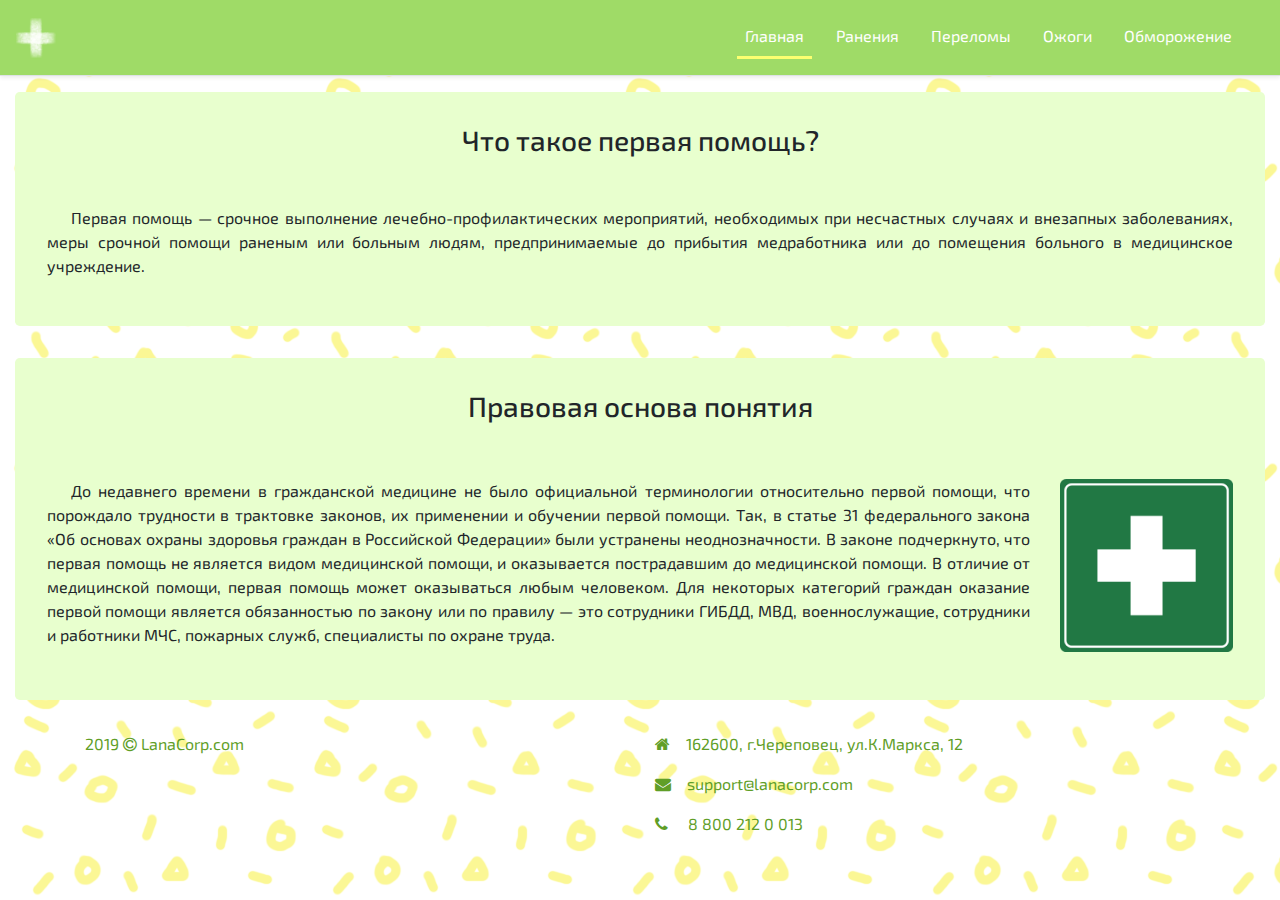
<file: index.html>
<!DOCTYPE html><html lang="ru"> <head> <meta charset="UTF-8"> <title>Первая помощь</title> <link rel="stylesheet" href="css/animate.css"> <link rel="stylesheet" href="css/bootstrap-reboot.min.css"> <link rel="stylesheet" href="css/bootstrap.min.css"> <link rel="stylesheet" href="css/style.css"> <link rel="apple-touch-icon" sizes="180x180" href="img/favicon/apple-touch-icon.png"> <link rel="icon" type="image/png" sizes="32x32" href="img/favicon/favicon-32x32.png"> <link rel="icon" type="image/png" sizes="16x16" href="img/favicon/favicon-16x16.png"> <link rel="manifest" href="img/favicon/site.webmanifest"> <link rel="mask-icon" href="img/favicon/safari-pinned-tab.svg" color="#5bbad5"> <meta name="msapplication-TileColor" content="#ffffff"> <meta name="theme-color" content="#ffffff"> <meta name="viewport" content="width=device-width, initial-scale=1, maximum-scale=1"> <meta name="description" lang="ru" content="Сайт посвященный первой помощи при ожогах, ранениях, обморожениях и переломах."> <meta name="keywords" lang="ru" content="первая помощь, помощь, ожог, ранение, обморожение, перелом"> <meta name="robots" content="all"> <meta name="Author" content="Lana"> </head> <body> <!--Блок с навигационной панелью--> <header class="sticky-top masthead mb-auto wow fadeInDown"> <!--навигационной панелью--> <nav class="navbar navbar-expand d-flex flex-column flex-md-row align-items-center p-2 px-md-3 mb-3 border-bottom shadow-sm"> <!--логотип--> <a class="navbar-brand my-0 mr-md-auto" href="index.html"><img src="img/favicon/krest.png" alt="Крест"></a> <!--блок с элементами навигации--> <div class="my-2 my-md-0 mr-md-3"> <!--список из элементов--> <ul class="navbar-nav"> <li class="nav-item p-2"> <!--ссылки на страницы--> <a class="nav-link active" href="index.html">Главная</a> </li> <li class="nav-item p-2"> <a class="nav-link" href="injured.html">Ранения</a> </li> <li class="nav-item p-2"> <a class="nav-link" href="fractures.html">Переломы</a> </li> <li class="nav-item p-2"> <a class="nav-link" href="burns.html">Ожоги</a> </li> <li class="nav-item p-2"> <a class="nav-link" href="frostbite.html">Обморожение</a> </li> </ul> </div> </nav> </header> <main class="container-fluid"> <section class="col jumbotron wow fadeInRight" data-wow-delay="0.2s" data-wow-duration="2s"> <div class="mx-auto"> <h3 class="text-center">Что такое первая помощь?</h3> <p class="text-justify mt-5 mb-3"> Первая помощь — срочное выполнение лечебно-профилактических мероприятий, необходимых при несчастных случаях и внезапных заболеваниях, меры срочной помощи раненым или больным людям, предпринимаемые до прибытия медработника или до помещения больного в медицинское учреждение. </p> </div> </section> <section class="col jumbotron wow fadeInLeft" data-wow-delay="0.4s" data-wow-duration="2s"> <div class="mx-auto"> <h3 class="text-center">Правовая основа понятия</h3> <div class="row"> <div class="col-xl-10 text-justify"> <p class="mt-5"> До недавнего времени в гражданской медицине не было официальной терминологии относительно первой помощи, что порождало трудности в трактовке законов, их применении и обучении первой помощи. Так, в статье 31 федерального закона «Об основах охраны здоровья граждан в Российской Федерации» были устранены неоднозначности. В законе подчеркнуто, что первая помощь не является видом медицинской помощи, и оказывается пострадавшим до медицинской помощи. В отличие от медицинской помощи, первая помощь может оказываться любым человеком. Для некоторых категорий граждан оказание первой помощи является обязанностью по закону или по правилу — это сотрудники ГИБДД, МВД, военнослужащие, сотрудники и работники МЧС, пожарных служб, специалисты по охране труда. </p> </div> <div class="col-xl-2"> <img src="img/1.png" class="rounded float-right card-img-top mt-5 mb-3" alt="Международный символ первой помощи"> </div> </div> </div> </section> </main> <footer class="container footer"> <div class="row"> <div class="col-6 wow fadeInLeft" data-wow-delay="0.1s" data-wow-duration="2s"> <span>2019 <i class="fa fa-copyright"></i> LanaCorp.com</span> </div> <div class="col-6"> <ul class="list-unstyled text-muted"> <li class="wow fadeInRight" data-wow-delay="0.1s" data-wow-duration="2s"> <address><i class="fa fa-home mr-3"></i>162600, г.Череповец, ул.К.Маркса, 12</address> </li> <li class="wow fadeInRight" data-wow-delay="0.2s" data-wow-duration="2s"> <p><i class="fa fa-envelope mr-3"></i><a href="mailto:support@lanacorp.com">support@lanacorp.com</a></p> </li> <li class="wow fadeInRight" data-wow-delay="0.3s" data-wow-duration="2s"> <p><i class="fa fa-phone mr-3"></i><a href="tel:88002120013"> 8&nbsp;800&nbsp;212&nbsp;0&nbsp;013</a></p> </li> </ul> </div> </div> </footer> <script src="js/scripts.js"></script> <script src="js/wow.min.js"></script> <script> new WOW().init(); </script> </body></html>
</file>
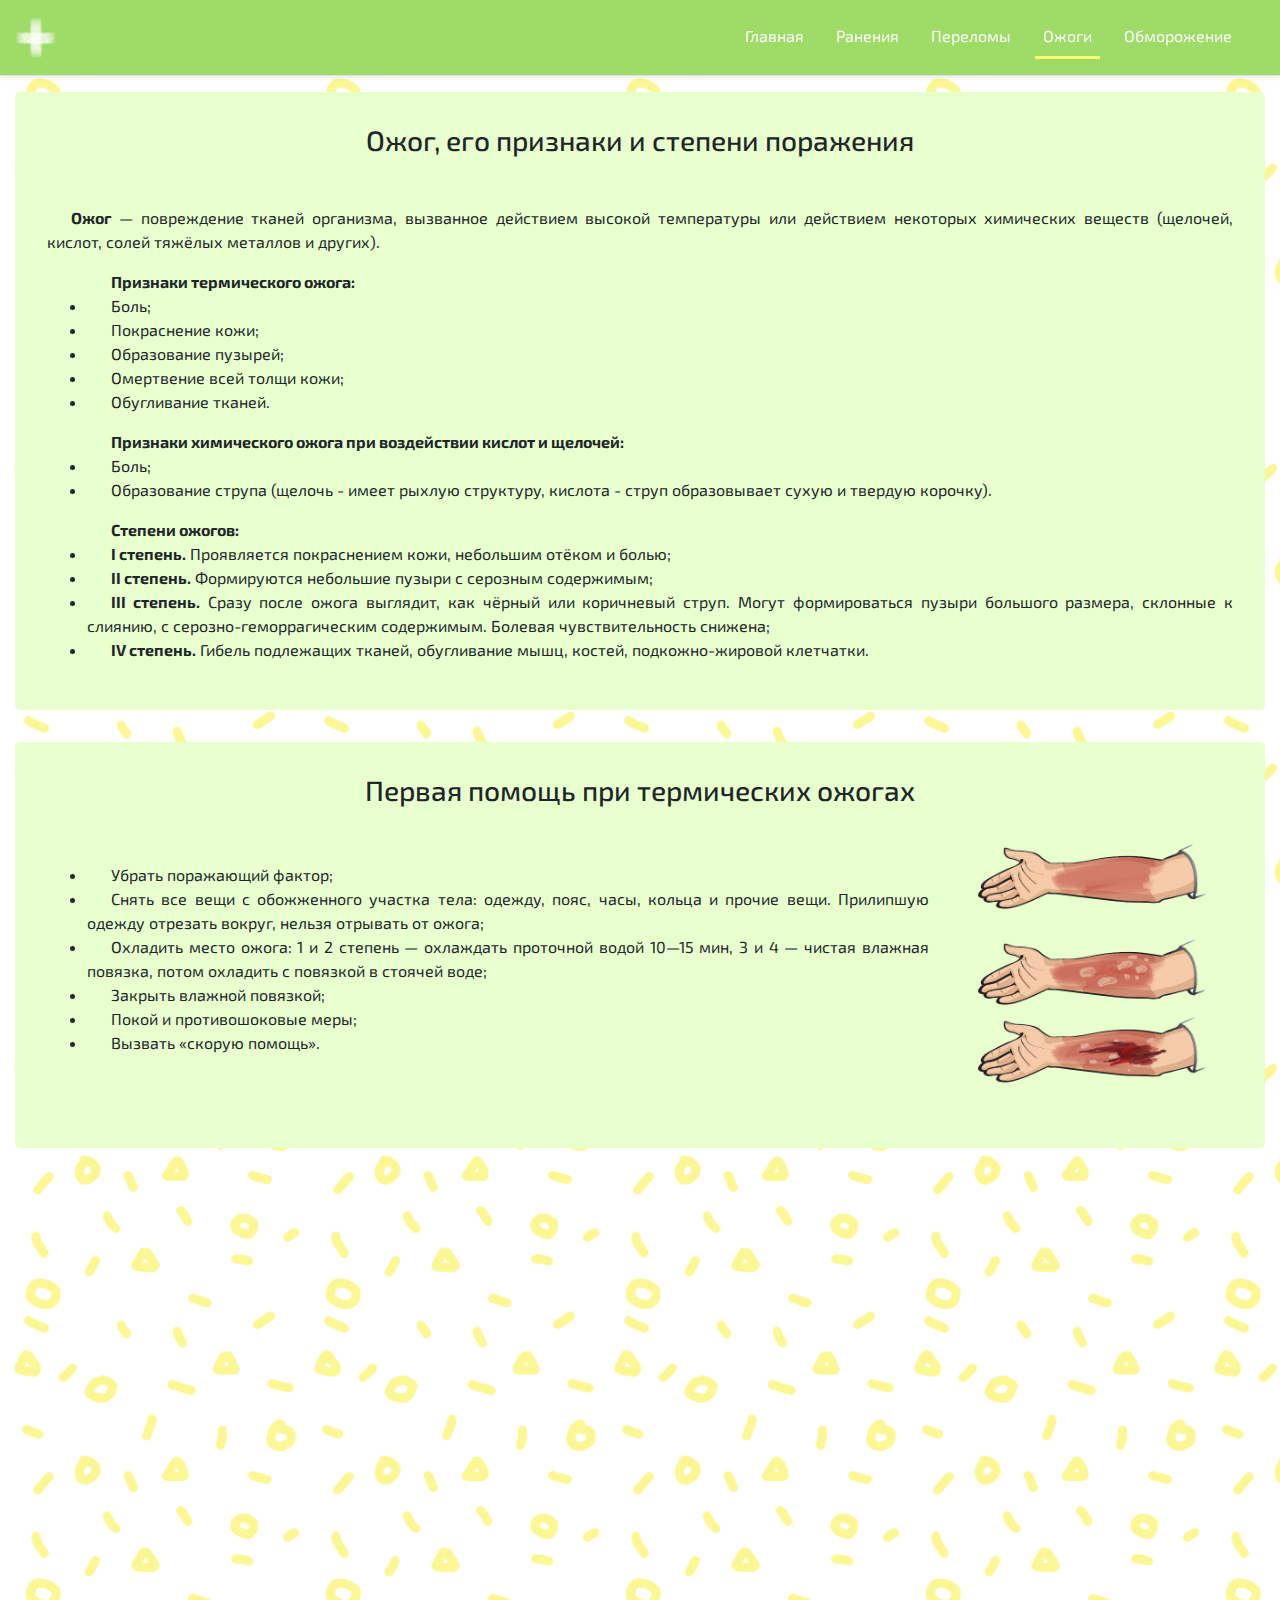
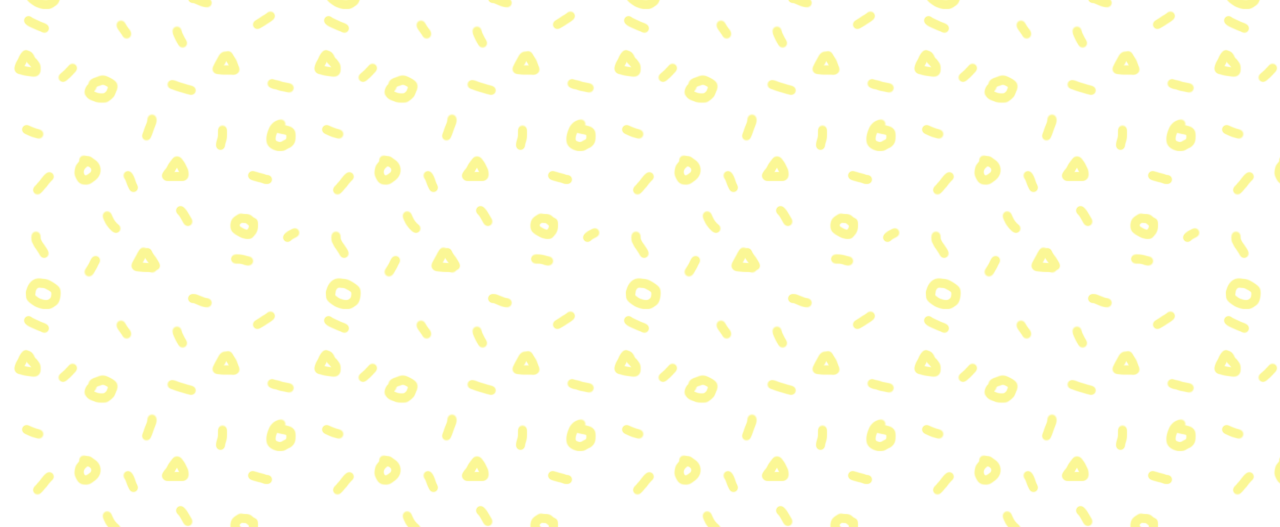
<file: burns.html>
<!DOCTYPE html><html lang="ru"><head> <meta charset="UTF-8"> <title>Первая помощь</title> <link rel="stylesheet" href="css/animate.css"> <link rel="stylesheet" href="css/bootstrap-reboot.min.css"> <link rel="stylesheet" href="css/bootstrap.min.css"> <link rel="stylesheet" href="css/style.css"> <link rel="apple-touch-icon" sizes="180x180" href="img/favicon/apple-touch-icon.png"> <link rel="icon" type="image/png" sizes="32x32" href="img/favicon/favicon-32x32.png"> <link rel="icon" type="image/png" sizes="16x16" href="img/favicon/favicon-16x16.png"> <link rel="manifest" href="img/favicon/site.webmanifest"> <link rel="mask-icon" href="img/favicon/safari-pinned-tab.svg" color="#5bbad5"> <meta name="msapplication-TileColor" content="#ffffff"> <meta name="theme-color" content="#ffffff"> <meta name="viewport" content="width=device-width, initial-scale=1, maximum-scale=1"> <meta name="description" lang="ru" content="Сайт посвященный первой помощи при ожогах, ранениях, обморожениях и переломах."> <meta name="keywords" lang="ru" content="первая помощь, помощь, ожог, ранение, обморожение, перелом"> <meta name="robots" content="all"> <meta name="Author" content="Lana"></head><body><header class="sticky-top masthead mb-auto wow fadeInDown"> <nav class="navbar navbar-expand d-flex flex-column flex-md-row align-items-center p-2 px-md-3 mb-3 border-bottom shadow-sm"> <a class="navbar-brand my-0 mr-md-auto" href="index.html"><img src="img/favicon/krest.png" alt="Крест"></a> <div class="my-2 my-md-0 mr-md-3"> <ul class="navbar-nav"> <li class="nav-item p-2"> <a class="nav-link" href="index.html">Главная</a> </li> <li class="nav-item p-2"> <a class="nav-link" href="injured.html">Ранения</a> </li> <li class="nav-item p-2"> <a class="nav-link" href="fractures.html">Переломы</a> </li> <li class="nav-item p-2"> <a class="nav-link active" href="burns.html">Ожоги</a> </li> <li class="nav-item p-2"> <a class="nav-link" href="frostbite.html">Обморожение</a> </li> </ul> </div> </nav></header><main class="container-fluid"> <section class="col jumbotron wow fadeInRight" data-wow-delay="0.2s" data-wow-duration="2s"> <div class="mx-auto"> <h3 class="text-center">Ожог, его признаки и степени поражения</h3> <div class="text-justify"> <p class="mt-5"><b>Ожог</b> — повреждение тканей организма, вызванное действием высокой температуры или действием некоторых химических веществ (щелочей, кислот, солей тяжёлых металлов и других).</p> <ul> <b>Признаки термического ожога:</b> <li>Боль;</li> <li>Покраснение кожи;</li> <li>Образование пузырей;</li> <li>Омертвение всей толщи кожи;</li> <li>Обугливание тканей.</li> </ul> <ul> <b>Признаки химического ожога при воздействии кислот и щелочей:</b> <li>Боль;</li> <li>Образование струпа (щелочь - имеет рыхлую структуру, кислота - струп образовывает сухую и твердую корочку).</li> </ul> <ul class="mb-3"> <b>Степени ожогов:</b> <li><b>I степень.</b> Проявляется покраснением кожи, небольшим отёком и болью;</li> <li><b>II степень.</b> Формируются небольшие пузыри с серозным содержимым;</li> <li><b>III степень.</b> Сразу после ожога выглядит, как чёрный или коричневый струп. Могут формироваться пузыри большого размера, склонные к слиянию, с серозно-геморрагическим содержимым. Болевая чувствительность снижена;</li> <li><b>IV степень.</b> Гибель подлежащих тканей, обугливание мышц, костей, подкожно-жировой клетчатки.</li> </ul> </div> </div> </section> <section class="col jumbotron wow fadeInLeft" data-wow-delay="0.4s" data-wow-duration="2s"> <div class="mx-auto"> <h3 class="text-center">Первая помощь при термических ожогах</h3> <div class="row"> <div class="col-xl-9 text-justify"> <ul class="mt-5"> <li>Убрать поражающий фактор;</li> <li>Снять все вещи с обожженного участка тела: одежду, пояс, часы, кольца и прочие вещи. Прилипшую одежду отрезать вокруг, нельзя отрывать от ожога;</li> <li>Охладить место ожога: 1 и 2 степень — охлаждать проточной водой 10—15 мин, 3 и 4 — чистая влажная повязка, потом охладить с повязкой в стоячей воде;</li> <li>Закрыть влажной повязкой;</li> <li>Покой и противошоковые меры;</li> <li>Вызвать «скорую помощь».</li> </ul> </div> <div class="col-xl-3"> <img src="img/term%20ozog.png" class="rounded float-right card-img-top mb-3" alt=""> </div> </div> </div> </section> <section class="col jumbotron wow fadeInRight" data-wow-delay="0.4s" data-wow-duration="2s"> <div class="mx-auto"> <h3 class="text-center">Первая помощь при химических ожогах</h3> <div class="row"> <div class="col-xl-9 text-justify"> <ul class="mt-5"> <li>Если химическое вещество можно смыть водой (концентрированные кислоты или их растворы, растворы солей тяжёлых металлов, растворы щелочей, углеводороды).<br> В такой ситуации воду льем на рану так, чтобы она не травмировала пораженный участок и не растекалась по здоровому участку кожи.<br>Промывать пораженное место надо не менее 20 минут;</li> <li>Если химическое вещество нельзя смывать водой. Смешивание с водой, например, негашёной извести и порошков щелочей сопровождается выделением тепла (повышением температуры).<br>Это может стать причиной более сильного ожога. Поэтому их смывают любым жидким маслом. Можно использовать жидкое подсолнечное или вазелиновое масла;</li> <li>Дать обезболивающее лекарство;</li> <li>Пораженный участок кожи закрыть стерильной повязкой;</li> <li>Вызвать «скорую помощь».</li> </ul> </div> <div class="col-xl-3"> <img src="img/him%20ozog.png" class="rounded float-right card-img-top mt-5 mb-3" alt=""> </div> </div> </div> </section> <section class="col jumbotron wow fadeInLeft" data-wow-delay="0.4s" data-wow-duration="2s"> <div class="mx-auto"> <h3 class="text-center">Необходимость доставить пострадавшего к врачу</h3> <ul class="mt-5 text-justify"> <li>Если площадь ожога больше 5 ладоней пострадавшего;</li> <li>Если ожог у ребенка или пожилого человека;</li> <li>Если ожог 3-ей степени;</li> <li>Если обожжена паховая область;</li> <li>Если обожжен рот, нос, голова, дыхательные пути;</li> <li>Если обожжены две конечности.</li> </ul> </div> </section></main><footer class="container footer"> <div class="row"> <div class="col-6 wow fadeInLeft" data-wow-delay="0.1s" data-wow-duration="2s"> <span>2019 <i class="fa fa-copyright"></i> LanaCorp.com</span> </div> <div class="col-6"> <ul class="list-unstyled text-muted"> <li class="wow fadeInRight" data-wow-delay="0.1s" data-wow-duration="2s"> <address><i class="fa fa-home mr-3"></i>162600, г.Череповец, ул.К.Маркса, 12</address> </li> <li class="wow fadeInRight" data-wow-delay="0.2s" data-wow-duration="2s"> <p><i class="fa fa-envelope mr-3"></i><a href="mailto:support@lanacorp.com">support@lanacorp.com</a></p> </li> <li class="wow fadeInRight" data-wow-delay="0.3s" data-wow-duration="2s"> <p><i class="fa fa-phone mr-3"></i><a href="tel:88002120013"> 8&nbsp;800&nbsp;212&nbsp;0&nbsp;013</a></p> </li> </ul> </div> </div></footer><script src="js/scripts.js"></script><script src="js/wow.min.js"></script><script> new WOW().init();</script></body></html>
</file>
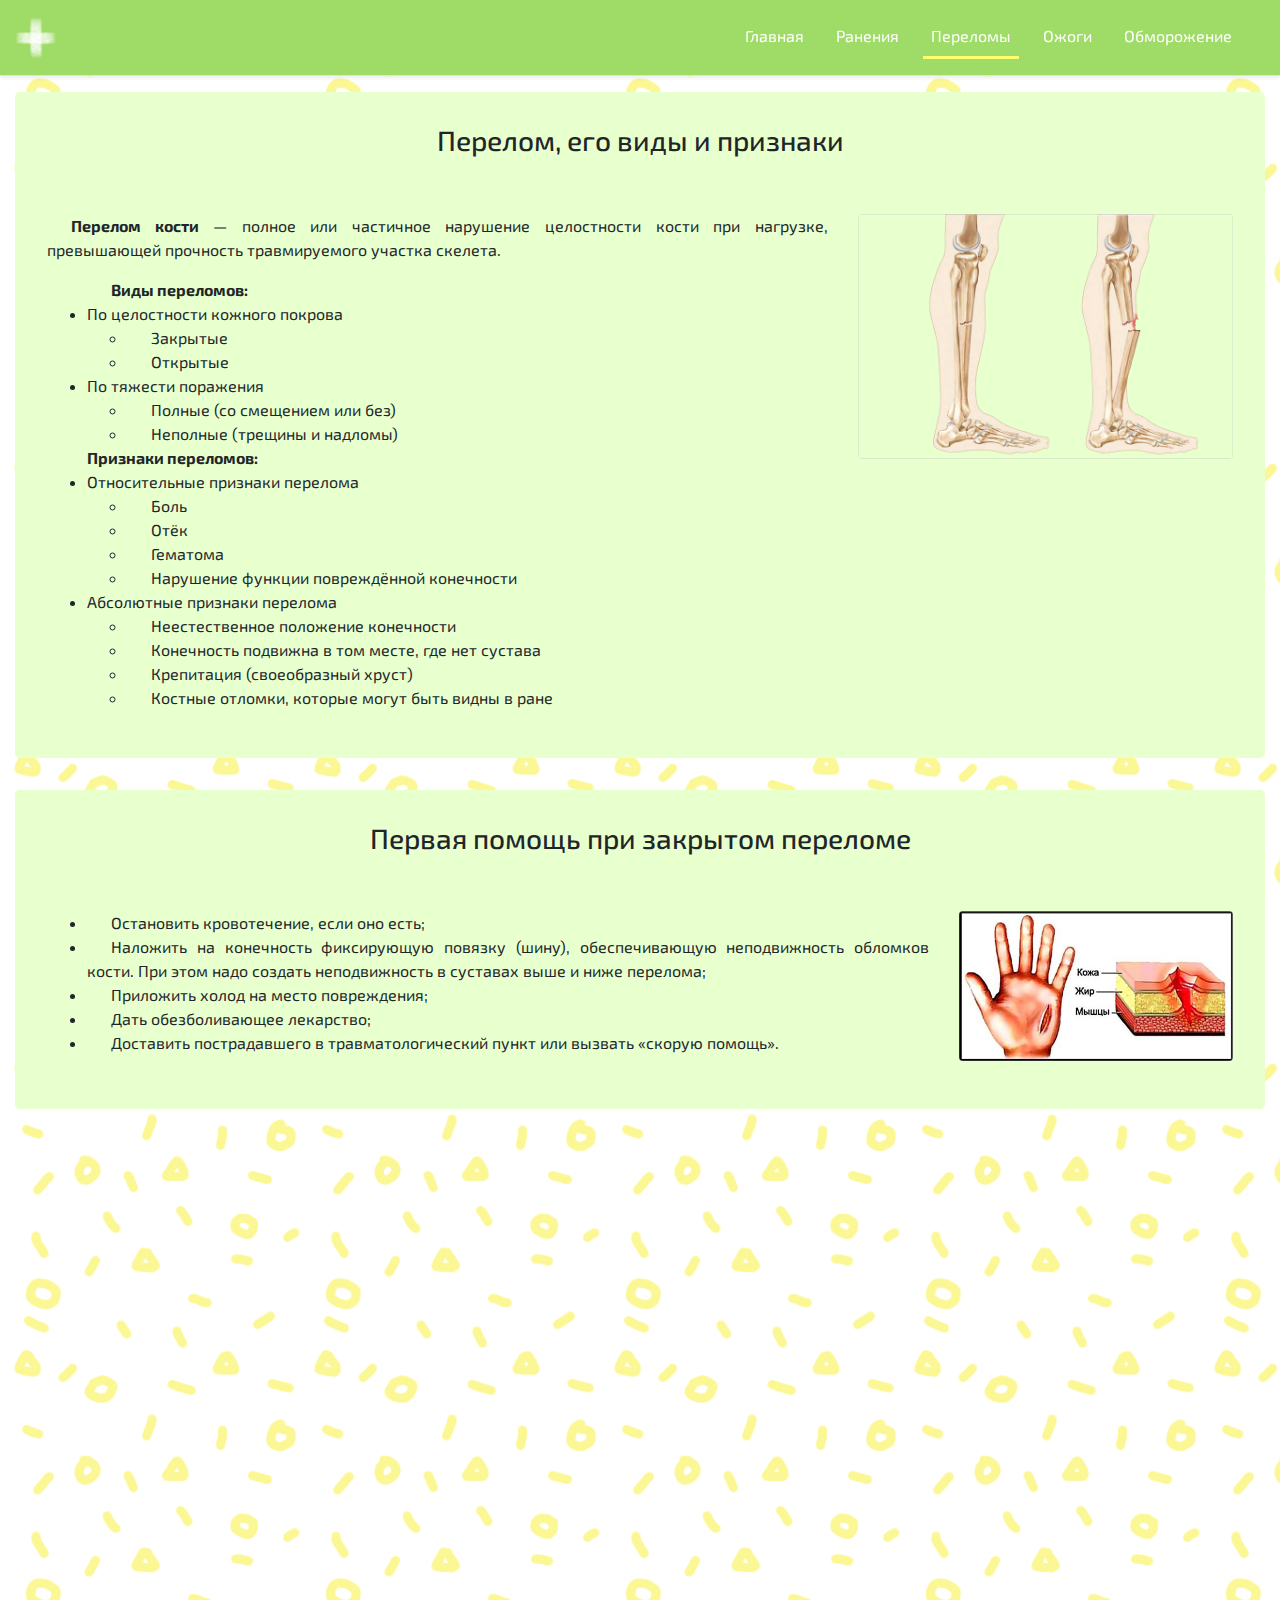
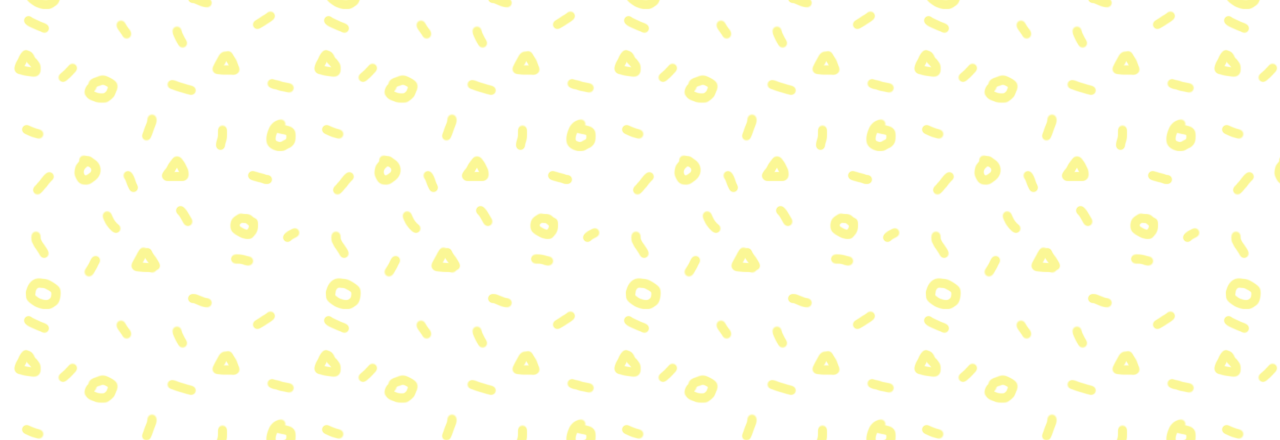
<file: fractures.html>
<!DOCTYPE html><html lang="ru"><head> <meta charset="UTF-8"> <title>Первая помощь</title> <link rel="stylesheet" href="css/animate.css"> <link rel="stylesheet" href="css/bootstrap-reboot.min.css"> <link rel="stylesheet" href="css/bootstrap.min.css"> <link rel="stylesheet" href="css/style.css"> <link rel="apple-touch-icon" sizes="180x180" href="img/favicon/apple-touch-icon.png"> <link rel="icon" type="image/png" sizes="32x32" href="img/favicon/favicon-32x32.png"> <link rel="icon" type="image/png" sizes="16x16" href="img/favicon/favicon-16x16.png"> <link rel="manifest" href="img/favicon/site.webmanifest"> <link rel="mask-icon" href="img/favicon/safari-pinned-tab.svg" color="#5bbad5"> <meta name="msapplication-TileColor" content="#ffffff"> <meta name="theme-color" content="#ffffff"> <meta name="viewport" content="width=device-width, initial-scale=1, maximum-scale=1"> <meta name="description" lang="ru" content="Сайт посвященный первой помощи при ожогах, ранениях, обморожениях и переломах."> <meta name="keywords" lang="ru" content="первая помощь, помощь, ожог, ранение, обморожение, перелом"> <meta name="robots" content="all"> <meta name="Author" content="Lana"></head><body><header class="sticky-top masthead mb-auto wow fadeInDown"> <nav class="navbar navbar-expand d-flex flex-column flex-md-row align-items-center p-2 px-md-3 mb-3 border-bottom shadow-sm"> <a class="navbar-brand my-0 mr-md-auto" href="index.html"><img src="img/favicon/krest.png" alt="Крест"></a> <div class="my-2 my-md-0 mr-md-3"> <ul class="navbar-nav"> <li class="nav-item p-2"> <a class="nav-link" href="index.html">Главная</a> </li> <li class="nav-item p-2"> <a class="nav-link" href="injured.html">Ранения</a> </li> <li class="nav-item p-2"> <a class="nav-link active" href="fractures.html">Переломы</a> </li> <li class="nav-item p-2"> <a class="nav-link" href="burns.html">Ожоги</a> </li> <li class="nav-item p-2"> <a class="nav-link" href="frostbite.html">Обморожение</a> </li> </ul> </div> </nav></header><main class="container-fluid"> <section class="col jumbotron wow fadeInRight" data-wow-delay="0.2s" data-wow-duration="2s"> <div class="mx-auto"> <h3 class="text-center">Перелом, его виды и признаки</h3> <div class="row"> <div class="col-xl-8 text-justify"> <p class="mt-5"><b>Перелом кости</b> — полное или частичное нарушение целостности кости при нагрузке, превышающей прочность травмируемого участка скелета.</p> <ul class="mb-3"> <b>Виды переломов:</b> <li>По целостности кожного покрова <ul> <li>Закрытые</li> <li>Открытые</li> </ul> </li> <li>По тяжести поражения <ul> <li>Полные (со смещением или без)</li> <li>Неполные (трещины и надломы)</li> </ul> </li> <b>Признаки переломов:</b> <li>Относительные признаки перелома <ul> <li>Боль</li> <li>Отёк</li> <li>Гематома</li> <li>Нарушение функции повреждённой конечности</li> </ul> </li> <li>Абсолютные признаки перелома <ul> <li>Неестественное положение конечности</li> <li>Конечность подвижна в том месте, где нет сустава</li> <li>Крепитация (своеобразный хруст)</li> <li>Костные отломки, которые могут быть видны в ране</li> </ul> </li> </ul> </div> <div class="col-xl-4"> <img src="img/перелом.png" class="rounded float-right card-img-top mt-5" alt=""> </div> </div> </div> </section> <section class="col jumbotron wow fadeInLeft" data-wow-delay="0.4s" data-wow-duration="2s"> <div class="mx-auto"> <h3 class="text-center">Первая помощь при закрытом переломе</h3> <div class="row"> <div class="col-xl-9 text-justify"> <ul class="mt-5"> <li>Остановить кровотечение, если оно есть;</li> <li>Наложить на конечность фиксирующую повязку (шину), обеспечивающую неподвижность обломков кости. При этом надо создать неподвижность в суставах выше и ниже перелома;</li> <li>Приложить холод на место повреждения;</li> <li>Дать обезболивающее лекарство;</li> <li>Доставить пострадавшего в травматологический пункт или вызвать «скорую помощь».</li> </ul> </div> <div class="col-xl-3"> <img src="img/рана.jpg" class="rounded float-right card-img-top mt-5 mb-3" alt=""> </div> </div> </div> </section> <section class="col jumbotron wow fadeInRight" data-wow-delay="0.4s" data-wow-duration="2s"> <div class="mx-auto"> <h3 class="text-center">Первая помощь при открытом переломе</h3> <div class="row"> <div class="col-xl-9 text-justify"> <ul class="mt-5"> <li>Остановить кровотечение, если оно есть. Если кровотечение незначительное, то достаточно наложить давящую повязку. При сильном кровотечении накладываем жгут, не забывая отметить время его наложения;</li> <li>Кожу вокруг раны необходимо обработать антисептическим средством (йод, зеленка). В случае его отсутствия рану надо закрыть хлопчатобумажной тканью;</li> <li>Наложить шину, также, как и в случае закрытого перелома, но избегая места, где выступают наружу костные обломки;</li> <li>Дать обезболивающее лекарство;</li> <li>Доставить пострадавшего в травматологический пункт или вызвать «скорую помощь».</li> </ul> </div> <div class="col-xl-3"> <img src="img/рана.jpg" class="rounded float-right card-img-top mt-5 mb-3" alt=""> </div> </div> </div> </section> <section class="col jumbotron wow fadeInLeft" data-wow-delay="0.4s" data-wow-duration="2s"> <div class="mx-auto"> <h3 class="text-center">Меры предосторожности</h3> <ul class="mt-5 text-justify"> <li>При шинировании поврежденной конечности необходимо придать ей физиологическое (обычное) положение;</li> <li>Категорически недопустимо самостоятельное вправление вывихов или составление отломков костей, это может привести к серьезным осложнениям — повреждению сосудов, нервов, усилению травматического шока и смерти пострадавшего;</li> <li>При переломах костей таза и позвоночника человека оставляют на месте до прибытия бригады «скорой помощи». Можно при участии трех помощников перенести пострадавшего на жесткий щит. При этом надо следить, чтобы тело пострадавшего сохранило исходное положение. Таким образом можно ускорить отправку пострадавшего в лечебное учреждение;</li> <li> Прием алкоголя категорически противопоказан.</li> </ul> </div> </section></main><footer class="container footer"> <div class="row"> <div class="col-6 wow fadeInLeft" data-wow-delay="0.1s" data-wow-duration="2s"> <span>2019 <i class="fa fa-copyright"></i> LanaCorp.com</span> </div> <div class="col-6"> <ul class="list-unstyled text-muted"> <li class="wow fadeInRight" data-wow-delay="0.1s" data-wow-duration="2s"> <address><i class="fa fa-home mr-3"></i>162600, г.Череповец, ул.К.Маркса, 12</address> </li> <li class="wow fadeInRight" data-wow-delay="0.2s" data-wow-duration="2s"> <p><i class="fa fa-envelope mr-3"></i><a href="mailto:support@lanacorp.com">support@lanacorp.com</a></p> </li> <li class="wow fadeInRight" data-wow-delay="0.3s" data-wow-duration="2s"> <p><i class="fa fa-phone mr-3"></i><a href="tel:88002120013"> 8&nbsp;800&nbsp;212&nbsp;0&nbsp;013</a></p> </li> </ul> </div> </div></footer><script src="js/scripts.js"></script><script src="js/wow.min.js"></script><script> new WOW().init();</script></body></html>
</file>
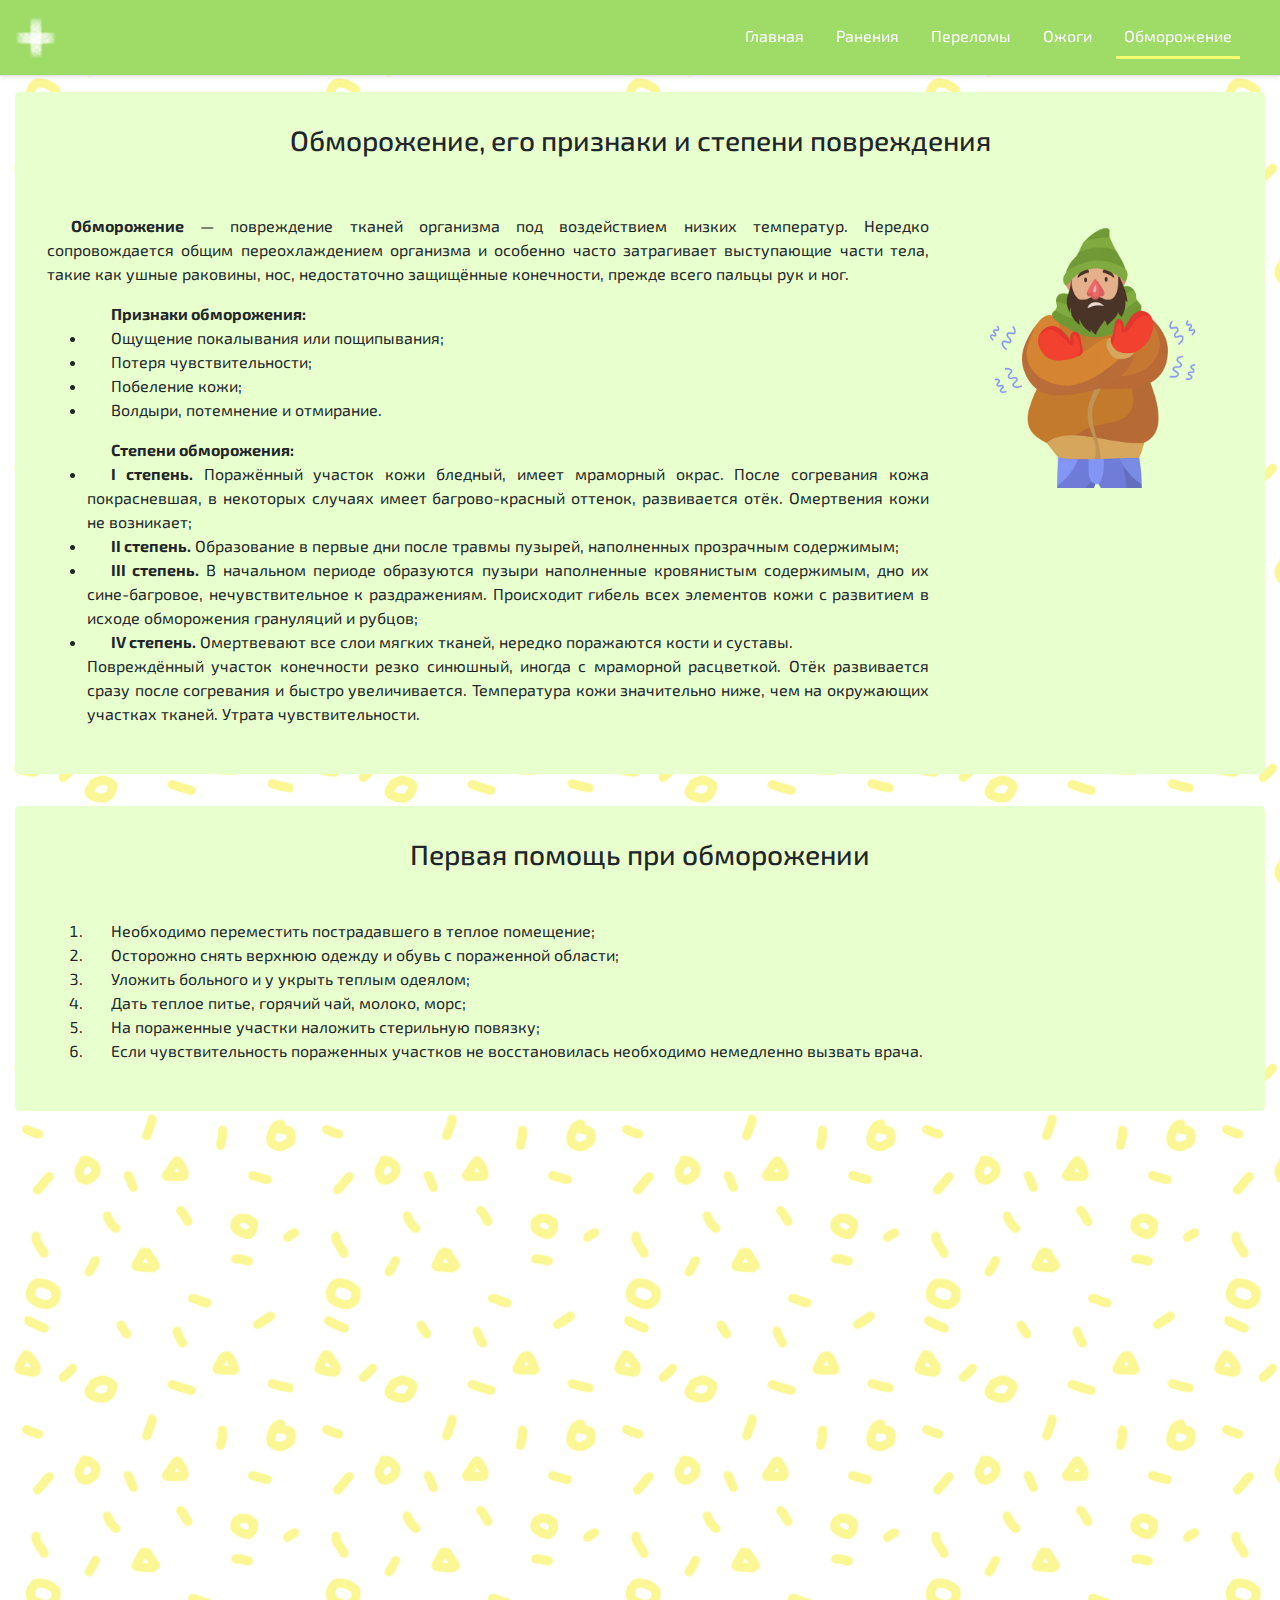
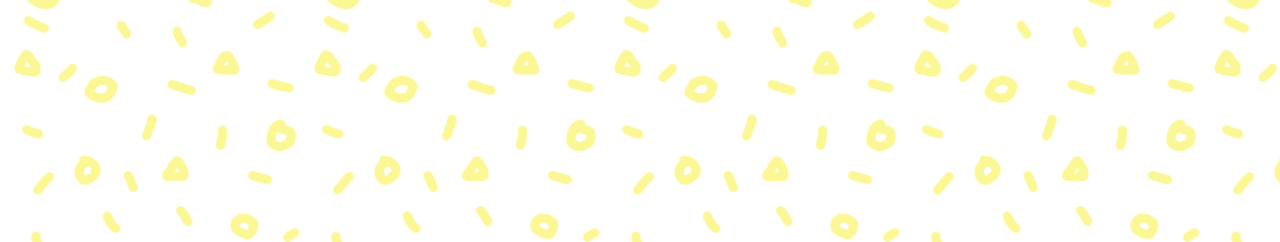
<file: frostbite.html>
<!DOCTYPE html><html lang="ru"><head> <meta charset="UTF-8"> <title>Первая помощь</title> <link rel="stylesheet" href="css/animate.css"> <link rel="stylesheet" href="css/bootstrap-reboot.min.css"> <link rel="stylesheet" href="css/bootstrap.min.css"> <link rel="stylesheet" href="css/style.css"> <link rel="apple-touch-icon" sizes="180x180" href="img/favicon/apple-touch-icon.png"> <link rel="icon" type="image/png" sizes="32x32" href="img/favicon/favicon-32x32.png"> <link rel="icon" type="image/png" sizes="16x16" href="img/favicon/favicon-16x16.png"> <link rel="manifest" href="img/favicon/site.webmanifest"> <link rel="mask-icon" href="img/favicon/safari-pinned-tab.svg" color="#5bbad5"> <meta name="msapplication-TileColor" content="#ffffff"> <meta name="theme-color" content="#ffffff"> <meta name="viewport" content="width=device-width, initial-scale=1, maximum-scale=1"> <meta name="description" lang="ru" content="Сайт посвященный первой помощи при ожогах, ранениях, обморожениях и переломах."> <meta name="keywords" lang="ru" content="первая помощь, помощь, ожог, ранение, обморожение, перелом"> <meta name="robots" content="all"> <meta name="Author" content="Lana"></head><body><header class="sticky-top masthead mb-auto wow fadeInDown"> <nav class="navbar navbar-expand d-flex flex-column flex-md-row align-items-center p-2 px-md-3 mb-3 border-bottom shadow-sm"> <a class="navbar-brand my-0 mr-md-auto" href="index.html"><img src="img/favicon/krest.png" alt="Крест"></a> <div class="my-2 my-md-0 mr-md-3"> <ul class="navbar-nav"> <li class="nav-item p-2"> <a class="nav-link" href="index.html">Главная</a> </li> <li class="nav-item p-2"> <a class="nav-link" href="injured.html">Ранения</a> </li> <li class="nav-item p-2"> <a class="nav-link" href="fractures.html">Переломы</a> </li> <li class="nav-item p-2"> <a class="nav-link" href="burns.html">Ожоги</a> </li> <li class="nav-item p-2"> <a class="nav-link active" href="frostbite.html">Обморожение</a> </li> </ul> </div> </nav></header><main class="container-fluid"> <section class="col jumbotron wow fadeInRight" data-wow-delay="0.2s" data-wow-duration="2s"> <div class="mx-auto"> <h3 class="text-center">Обморожение, его признаки и степени повреждения</h3> <div class="row"> <div class="col-xl-9 text-justify"> <p class="mt-5"> <b>Обморожение</b> — повреждение тканей организма под воздействием низких температур. Нередко сопровождается общим переохлаждением организма и особенно часто затрагивает выступающие части тела, такие как ушные раковины, нос, недостаточно защищённые конечности, прежде всего пальцы рук и ног. </p> <ul> <b>Признаки обморожения:</b> <li>Ощущение покалывания или пощипывания;</li> <li>Потеря чувствительности;</li> <li>Побеление кожи;</li> <li>Волдыри, потемнение и отмирание.</li> </ul> <ul class="mb-3"> <b>Степени обморожения:</b> <li><b>I степень.</b> Поражённый участок кожи бледный, имеет мраморный окрас. После согревания кожа покрасневшая, в некоторых случаях имеет багрово-красный оттенок, развивается отёк. Омертвения кожи не возникает;</li> <li><b>II степень.</b> Образование в первые дни после травмы пузырей, наполненных прозрачным содержимым;</li> <li><b>III степень.</b> В начальном периоде образуются пузыри наполненные кровянистым содержимым, дно их сине-багровое, нечувствительное к раздражениям. Происходит гибель всех элементов кожи с развитием в исходе обморожения грануляций и рубцов;</li> <li><b>IV степень.</b> Омертвевают все слои мягких тканей, нередко поражаются кости и суставы.<br>Повреждённый участок конечности резко синюшный, иногда с мраморной расцветкой. Отёк развивается сразу после согревания и быстро увеличивается. Температура кожи значительно ниже, чем на окружающих участках тканей. Утрата чувствительности.</li> </ul> </div> <div class="col-xl-3"> <img src="img/moroz.png" class="rounded float-right card-img-top mt-5" alt=""> </div> </div> </div> </section> <section class="col jumbotron wow fadeInLeft" data-wow-delay="0.4s" data-wow-duration="2s"> <div class="mx-auto"> <h3 class="text-center">Первая помощь при обморожении</h3> <ol class="mt-5 text-justify"> <li>Необходимо переместить пострадавшего в теплое помещение;</li> <li>Осторожно снять верхнюю одежду и обувь с пораженной области;</li> <li>Уложить больного и у укрыть теплым одеялом;</li> <li>Дать теплое питье, горячий чай, молоко, морс;</li> <li>На пораженные участки наложить стерильную повязку;</li> <li>Если чувствительность пораженных участков не восстановилась необходимо немедленно вызвать врача.</li> </ol> </div> </section> <section class="col jumbotron wow fadeInRight" data-wow-delay="0.4s" data-wow-duration="2s"> <div class="mx-auto"> <h3 class="text-center">Необходимость доставить пострадавшего к врачу</h3> <ul class="mt-5 text-justify"> <li>Если 2-3 степень обморожения;</li> <li>Если обморожение у ребенка или пожилого человека;</li> <li>Если обморожение больше ладони пострадавшего.</li> </ul> </div> </section> <section class="col jumbotron wow fadeInRight" data-wow-delay="0.4s" data-wow-duration="2s"> <div class="mx-auto"> <h3 class="text-center">Меры предосторожности</h3> <ul class="mt-5 text-justify"> <li>Запрещено растирать пораженные участки, втирать мази, масла, спирт. При обморожении II-IV степеней это может способствовать развитию инфекции;</li> <li>Противопоказано употреблять алкогольные напитки;</li> <li>Нельзя прикладывать к пораженным участкам горячие предметы, например, очень горячую грелку, обогревать у батареи. При сильном обморожении кожа не чувствительна и такое обогревание может вызвать ожог.</li> </ul> </div> </section></main><footer class="container footer"> <div class="row"> <div class="col-6 wow fadeInLeft" data-wow-delay="0.1s" data-wow-duration="2s"> <span>2019 <i class="fa fa-copyright"></i> LanaCorp.com</span> </div> <div class="col-6"> <ul class="list-unstyled text-muted"> <li class="wow fadeInRight" data-wow-delay="0.1s" data-wow-duration="2s"> <address><i class="fa fa-home mr-3"></i>162600, г.Череповец, ул.К.Маркса, 12</address> </li> <li class="wow fadeInRight" data-wow-delay="0.2s" data-wow-duration="2s"> <p><i class="fa fa-envelope mr-3"></i><a href="mailto:support@lanacorp.com">support@lanacorp.com</a></p> </li> <li class="wow fadeInRight" data-wow-delay="0.3s" data-wow-duration="2s"> <p><i class="fa fa-phone mr-3"></i><a href="tel:88002120013"> 8&nbsp;800&nbsp;212&nbsp;0&nbsp;013</a></p> </li> </ul> </div> </div></footer><script src="js/scripts.js"></script><script src="js/wow.min.js"></script><script> new WOW().init();</script></body></html>
</file>
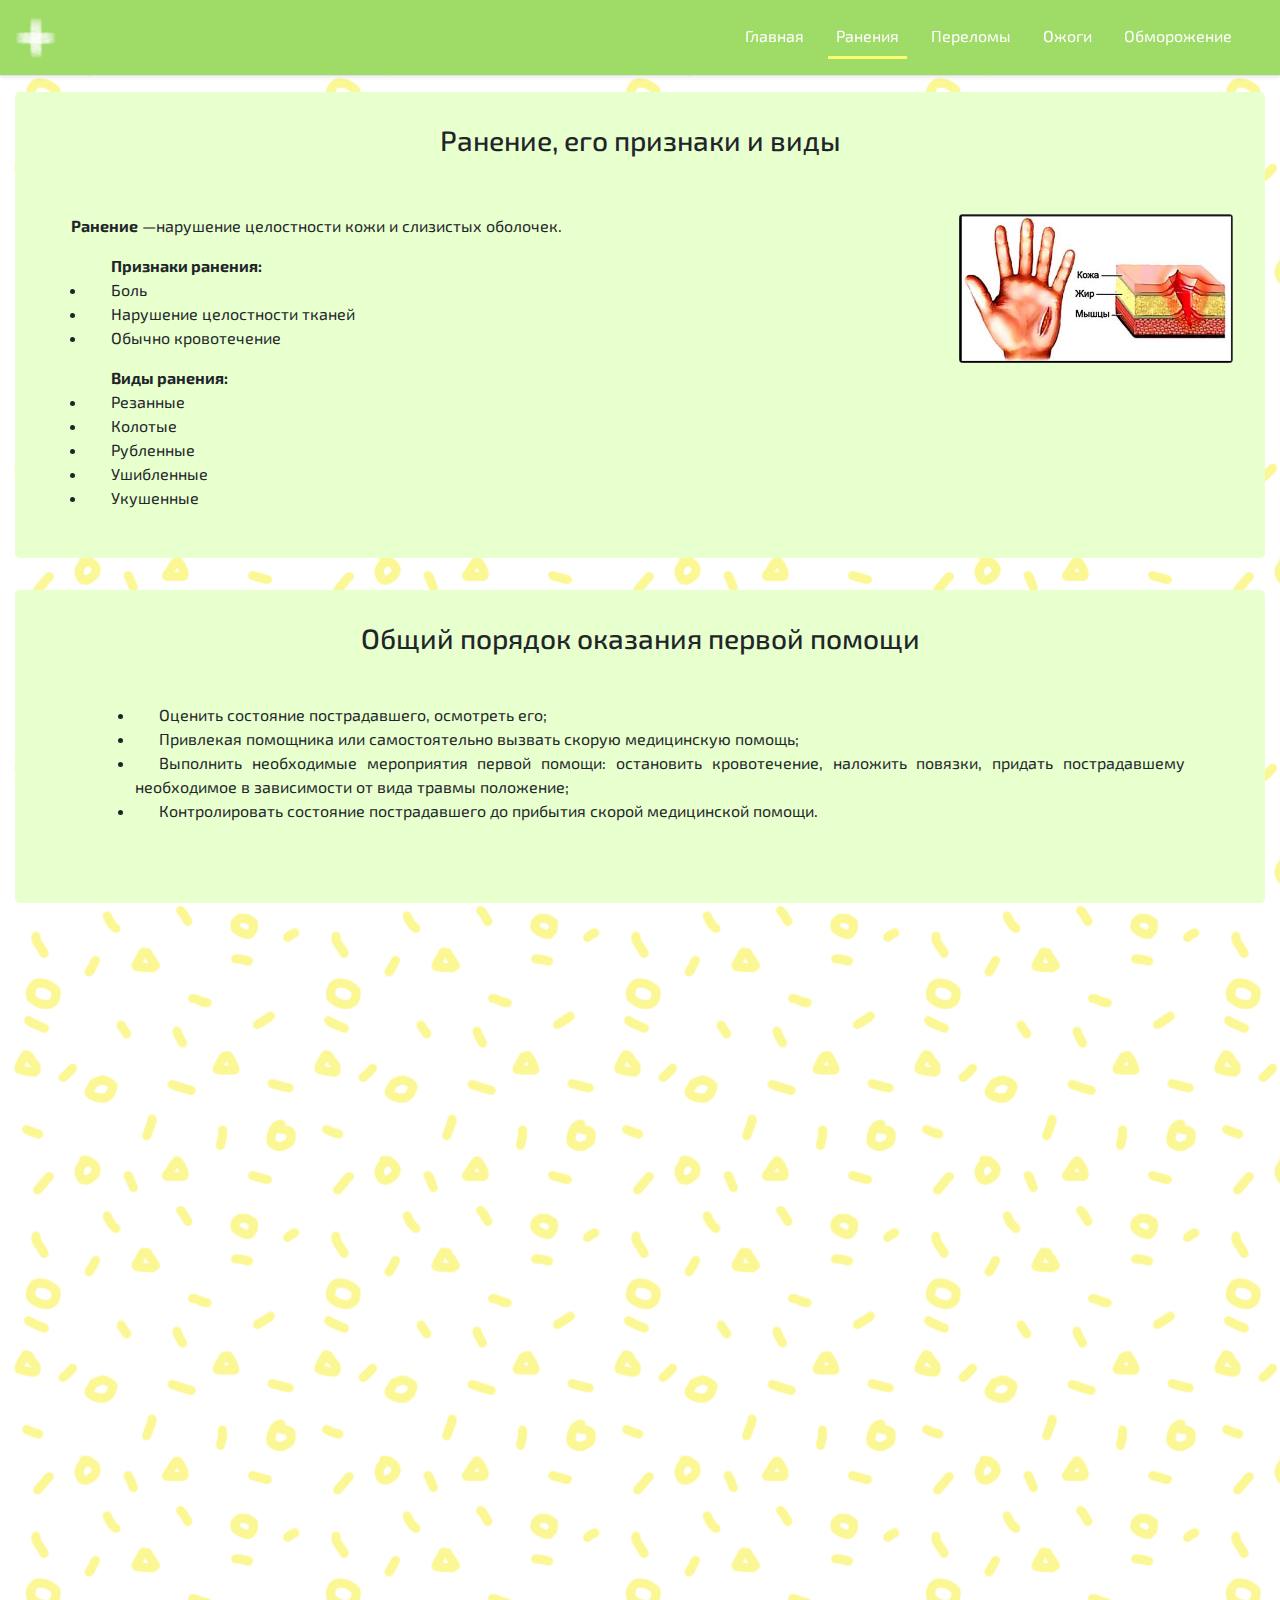
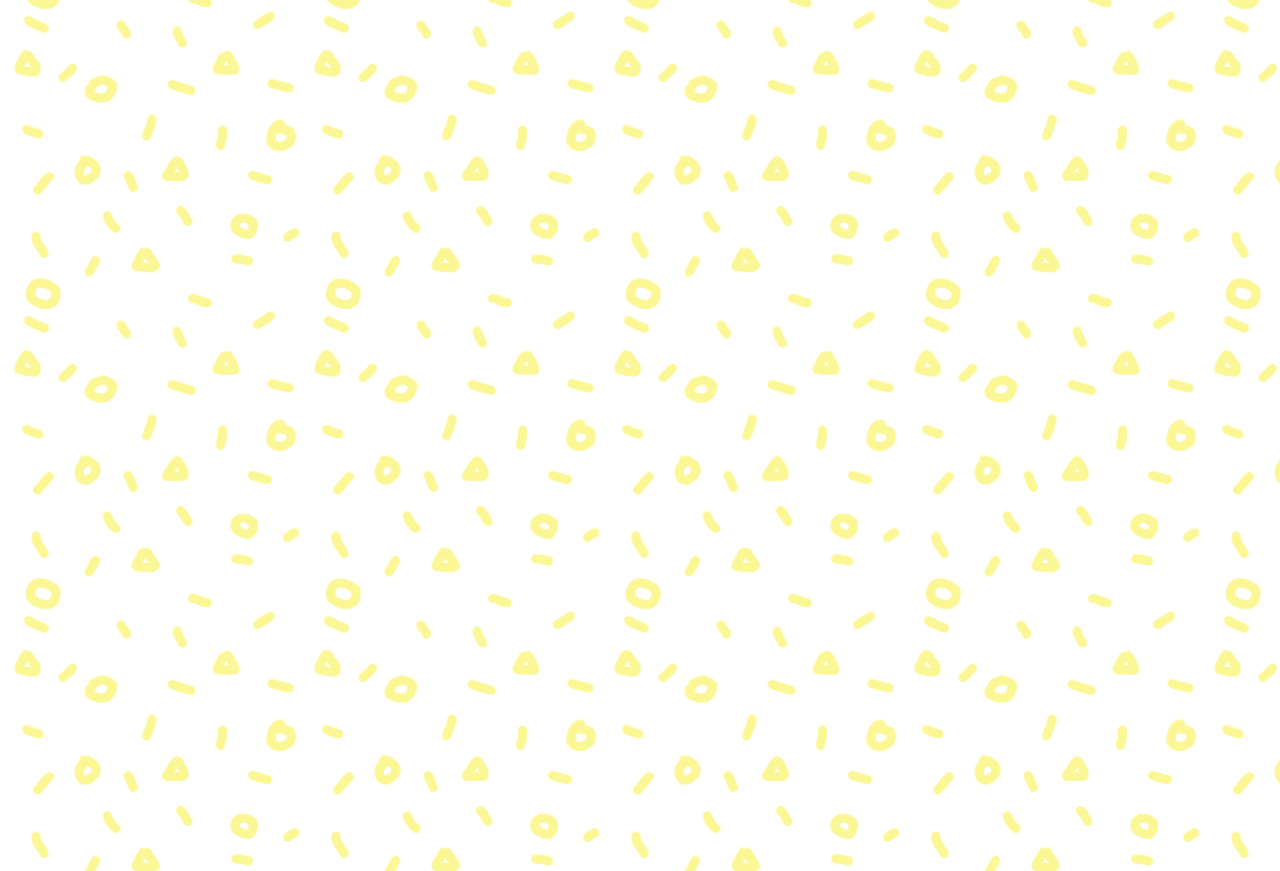
<file: injured.html>
<!DOCTYPE html><html lang="ru"><head> <meta charset="UTF-8"> <title>Первая помощь</title> <link rel="stylesheet" href="css/animate.css"> <link rel="stylesheet" href="css/bootstrap-reboot.min.css"> <link rel="stylesheet" href="css/bootstrap.min.css"> <link rel="stylesheet" href="css/style.css"> <link rel="apple-touch-icon" sizes="180x180" href="img/favicon/apple-touch-icon.png"> <link rel="icon" type="image/png" sizes="32x32" href="img/favicon/favicon-32x32.png"> <link rel="icon" type="image/png" sizes="16x16" href="img/favicon/favicon-16x16.png"> <link rel="manifest" href="img/favicon/site.webmanifest"> <link rel="mask-icon" href="img/favicon/safari-pinned-tab.svg" color="#5bbad5"> <meta name="msapplication-TileColor" content="#ffffff"> <meta name="theme-color" content="#ffffff"> <meta name="viewport" content="width=device-width, initial-scale=1, maximum-scale=1"> <meta name="description" lang="ru" content="Сайт посвященный первой помощи при ожогах, ранениях, обморожениях и переломах."> <meta name="keywords" lang="ru" content="первая помощь, помощь, ожог, ранение, обморожение, перелом"> <meta name="robots" content="all"> <meta name="Author" content="Lana"></head><body><header class="sticky-top masthead mb-auto wow fadeInDown"> <nav class="navbar navbar-expand d-flex flex-column flex-md-row align-items-center p-2 px-md-3 mb-3 border-bottom shadow-sm"> <a class="navbar-brand my-0 mr-md-auto" href="index.html"><img src="img/favicon/krest.png" alt="Крест"></a> <div class="my-2 my-md-0 mr-md-3"> <ul class="navbar-nav"> <li class="nav-item p-2"> <a class="nav-link" href="index.html">Главная</a> </li> <li class="nav-item p-2"> <a class="nav-link active" href="injured.html">Ранения</a> </li> <li class="nav-item p-2"> <a class="nav-link" href="fractures.html">Переломы</a> </li> <li class="nav-item p-2"> <a class="nav-link" href="burns.html">Ожоги</a> </li> <li class="nav-item p-2"> <a class="nav-link" href="frostbite.html">Обморожение</a> </li> </ul> </div> </nav></header><main class="container-fluid"> <section class="col jumbotron wow fadeInRight" data-wow-delay="0.2s" data-wow-duration="2s"> <div class="mx-auto"> <h3 class="text-center">Ранение, его признаки и виды</h3> <div class="row"> <div class="col-xl-9 text-justify"> <p class="mt-5"><b>Ранение</b> ― нарушение целостности кожи и слизистых оболочек.</p> <ul> <b>Признаки ранения:</b> <li>Боль</li> <li>Нарушение целостности тканей</li> <li>Обычно кровотечение</li> </ul> <ul> <b>Виды ранения:</b> <li>Резанные</li> <li>Колотые</li> <li>Рубленные</li> <li>Ушибленные</li> <li>Укушенные</li> </ul> </div> <div class="col-xl-3"> <img src="img/рана.jpg" class="rounded float-right card-img-top mt-5 mb-3" alt=""> </div> </div> </div> </section> <section class="col jumbotron wow fadeInLeft" data-wow-delay="0.4s" data-wow-duration="2s"> <div class="mx-auto"> <h3 class="text-center">Общий порядок оказания первой помощи</h3> <ul class="m-5 text-justify"> <li> Оценить состояние пострадавшего, осмотреть его;</li> <li> Привлекая помощника или самостоятельно вызвать скорую медицинскую помощь;</li> <li> Выполнить необходимые мероприятия первой помощи: остановить кровотечение, наложить повязки, придать пострадавшему необходимое в зависимости от вида травмы положение;</li> <li> Контролировать состояние пострадавшего до прибытия скорой медицинской помощи.</li> </ul> </div> </section> <section class="col jumbotron wow fadeInRight" data-wow-delay="0.4s" data-wow-duration="2s"> <div class="mx-auto"> <h3 class="text-center">Рана головы</h3> <div class="row"> <div class="col-xl-9 text-justify"> <ul class="m-5"> <li>Закрыть рану стерильной марлевой салфеткой, прижав ее к кости черепа;</li> <li>Зафиксировать салфетку с помощью перевязочных материалов;</li> <li>Если давления бинта окажется недостаточно, и вновь начнется кровотечение, сдавить края раны руками;</li> <li>Положить пострадавшего на спину в положение с приподнятыми плечами и головой;</li> <li>Вызвать скорую помощь.</li> </ul> </div> <div class="col-xl-3"> <img src="img/голова.png" class="rounded float-right card-img-top mt-5 mb-3" alt=""> </div> </div> </div> </section> <section class="col jumbotron wow fadeInLeft" data-wow-delay="0.4s" data-wow-duration="2s"> <div class="mx-auto"> <h3 class="text-center">Ранение грудной клетки</h3> <div class="row"> <div class="col-xl-9 text-justify"> <ul class="m-5"> <b>Пострадавший в сознании:</b> <li>Закрыть рану ладонью;</li> <li>Усадить пострадавшего, наклонив его в сторону раны;</li> <li>Наложить на рану перевязочный материал, закрыть его полиэтиленом или любым другим непроницаемым для воздуха материалом и забинтовать, либо заклеить пластырем;</li> <li>Вызвать скорую помощь;</li> <li>Контролировать состояние пострадавшего, быть в готовности приступить к сердечно-легочной реанимации.</li> </ul> <ul> <b>Пострадавший без сознания:</b> <li>Закрыть рану ладонью, наложить перевязочный материал, закрыть его полиэтиленом или другим воздухонепроницаемым материалом, забинтовать, либо заклеить пластырем;</li> <li>Наложить пострадавшего в безопасное положение, раной вниз;</li> <li>Вызвать скорую помощь;</li> <li>Контролировать состояние, быть в готовности приступить к сердечно-легочной реанимации.</li> </ul> </div> <div class="col-xl-3"> <img src="img/грудь.png" class="rounded float-right card-img-top mt-5 mb-3" alt=""> </div> </div> </div> </section> <section class="col jumbotron wow fadeInRight" data-wow-delay="0.4s" data-wow-duration="2s"> <div class="mx-auto"> <h3 class="text-center">Раны в области живота</h3> <div class="row"> <div class="col-xl-10 text-justify"> <ul class="m-5"> <li>Если у пострадавшего продольная рана живота, положить его на спину. Если рана поперечная - положить пострадавшего на спину, согнув ноги в коленях, чтобы уменьшить напряжение на рану;</li> <li>Наложить на рану повязку. Если видна часть кишечника, то вначале закрыть ее полиэтиленом, не вправляя и не трогая руками, а затем наложить перевязочный материал и не туго наложить широкую повязку;</li> <li>Вызвать скорую помощь;</li> <li>Контролировать состояние пострадавшего, если он начнет кашлять или у него начнется рвота, придержать повязку, чтобы не вывалился кишечник.</li> </ul> </div> <div class="col-xl-2"> <img src="img/живот.png" class="rounded float-right card-img-top mt-5 mb-3" alt=""> </div> </div> </div> </section></main><footer class="container footer"> <div class="row"> <div class="col-6 wow fadeInLeft" data-wow-delay="0.1s" data-wow-duration="2s"> <span>2019 <i class="fa fa-copyright"></i> LanaCorp.com</span> </div> <div class="col-6"> <ul class="list-unstyled text-muted"> <li class="wow fadeInRight" data-wow-delay="0.1s" data-wow-duration="2s"> <address><i class="fa fa-home mr-3"></i>162600, г.Череповец, ул.К.Маркса, 12</address> </li> <li class="wow fadeInRight" data-wow-delay="0.2s" data-wow-duration="2s"> <p><i class="fa fa-envelope mr-3"></i><a href="mailto:support@lanacorp.com">support@lanacorp.com</a></p> </li> <li class="wow fadeInRight" data-wow-delay="0.3s" data-wow-duration="2s"> <p><i class="fa fa-phone mr-3"></i><a href="tel:88002120013"> 8&nbsp;800&nbsp;212&nbsp;0&nbsp;013</a></p> </li> </ul> </div> </div></footer><script src="js/scripts.js"></script><script src="js/wow.min.js"></script><script> new WOW().init();</script></body></html>
</file>
<file: css/style.css>
@import url('https://fonts.googleapis.com/css?family=Exo+2');@font-face{font-family:'FontAwesome';src:url('../fonts/fontawesome-webfont.eot?v=4.7.0');src:url('../fonts/fontawesome-webfont.eot?#iefix&v=4.7.0') format('embedded-opentype'),url('../fonts/fontawesome-webfont.woff2?v=4.7.0') format('woff2'),url('../fonts/fontawesome-webfont.woff?v=4.7.0') format('woff'),url('../fonts/fontawesome-webfont.ttf?v=4.7.0') format('truetype'),url('../fonts/fontawesome-webfont.svg?v=4.7.0#fontawesomeregular') format('svg');font-weight:normal;font-style:normal}body{font-family:'Exo 2',sans-serif;background:#fff url(../img/pattern.png) repeat;overflow-x:hidden}::-webkit-scrollbar{width:10px;height:3px}::-webkit-scrollbar-track-piece{background-color:#fff}::-webkit-scrollbar-thumb{background-color:#e2e562;border-radius:5px}.fa{display:inline-block;font:normal normal normal 14px/1 FontAwesome;font-size:inherit;text-rendering:auto;-webkit-font-smoothing:antialiased;-moz-osx-font-smoothing:grayscale}.text-justify{text-indent:1.5em}.fa-home:before{content:"\f015"}.fa-envelope:before{content:"\f0e0"}.fa-phone:before{content:"\f095"}.fa-copyright:before{content:"\f1f9"}a.active{border-bottom:3px solid #fcff70}a.nav-link:hover{color:#fff;!important;border-bottom:3px solid white}.navbar{background-color:#9fdb67;!important}.nav-link{color:#fff;!important}.jumbotron{background-color:#e8ffce}.footer,address,.footer li,.footer a{color:#609e27;!important}@media(min-width:576px){.jumbotron{padding:2em}}@media(max-width:1200px){.card-img-top{margin-top:0px!important;}}
</file>
